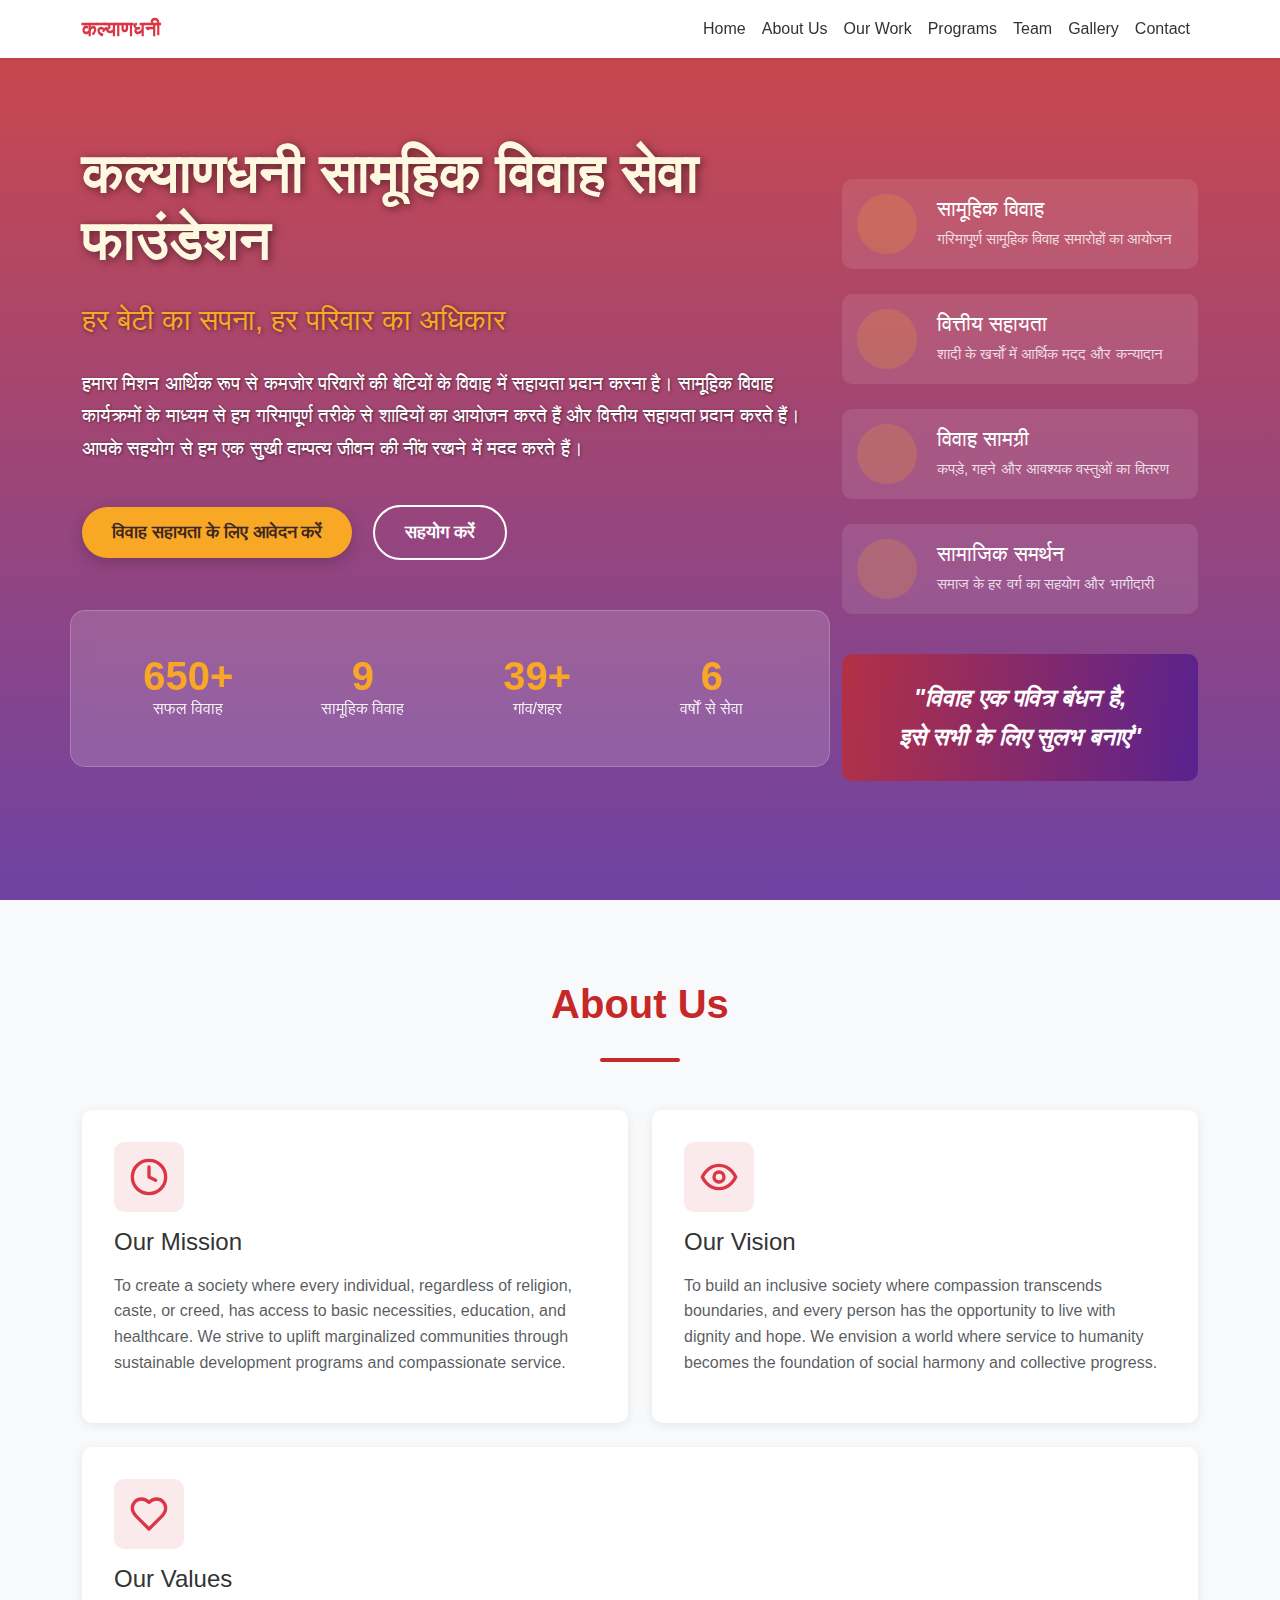
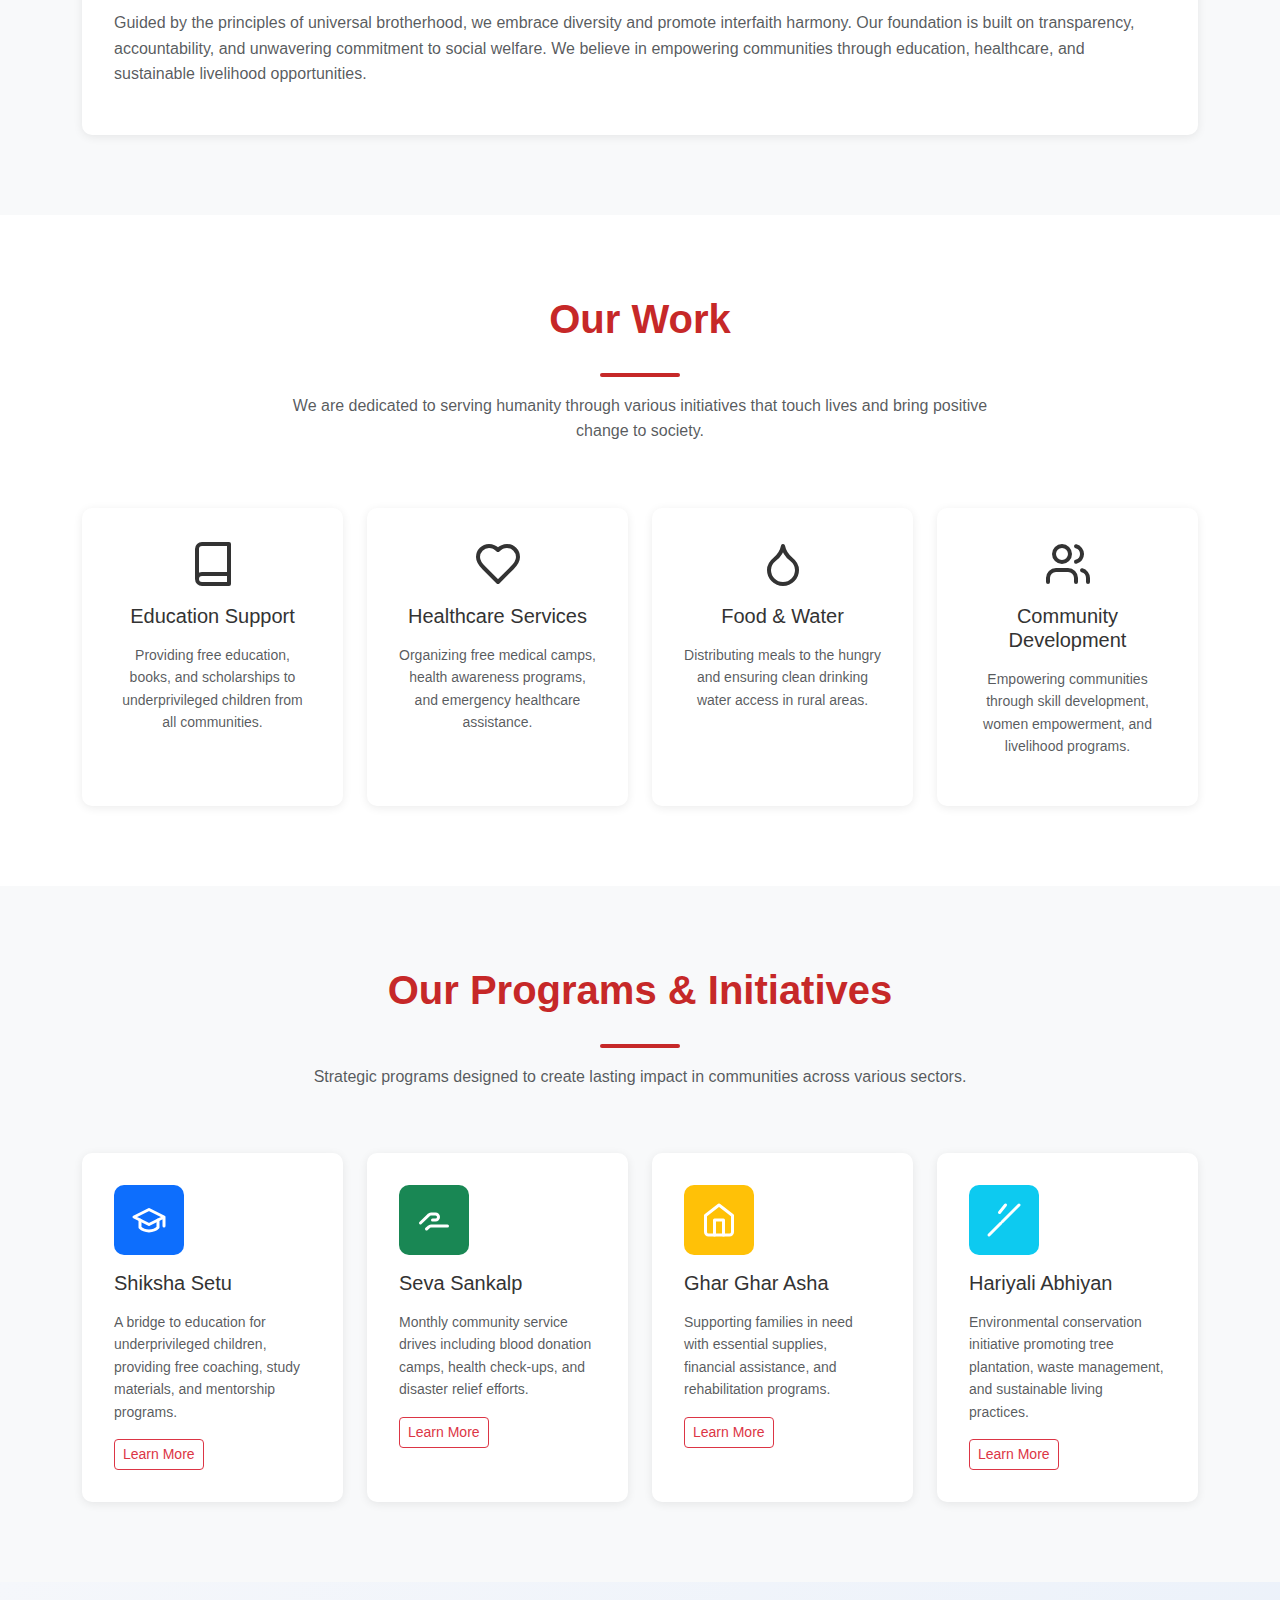
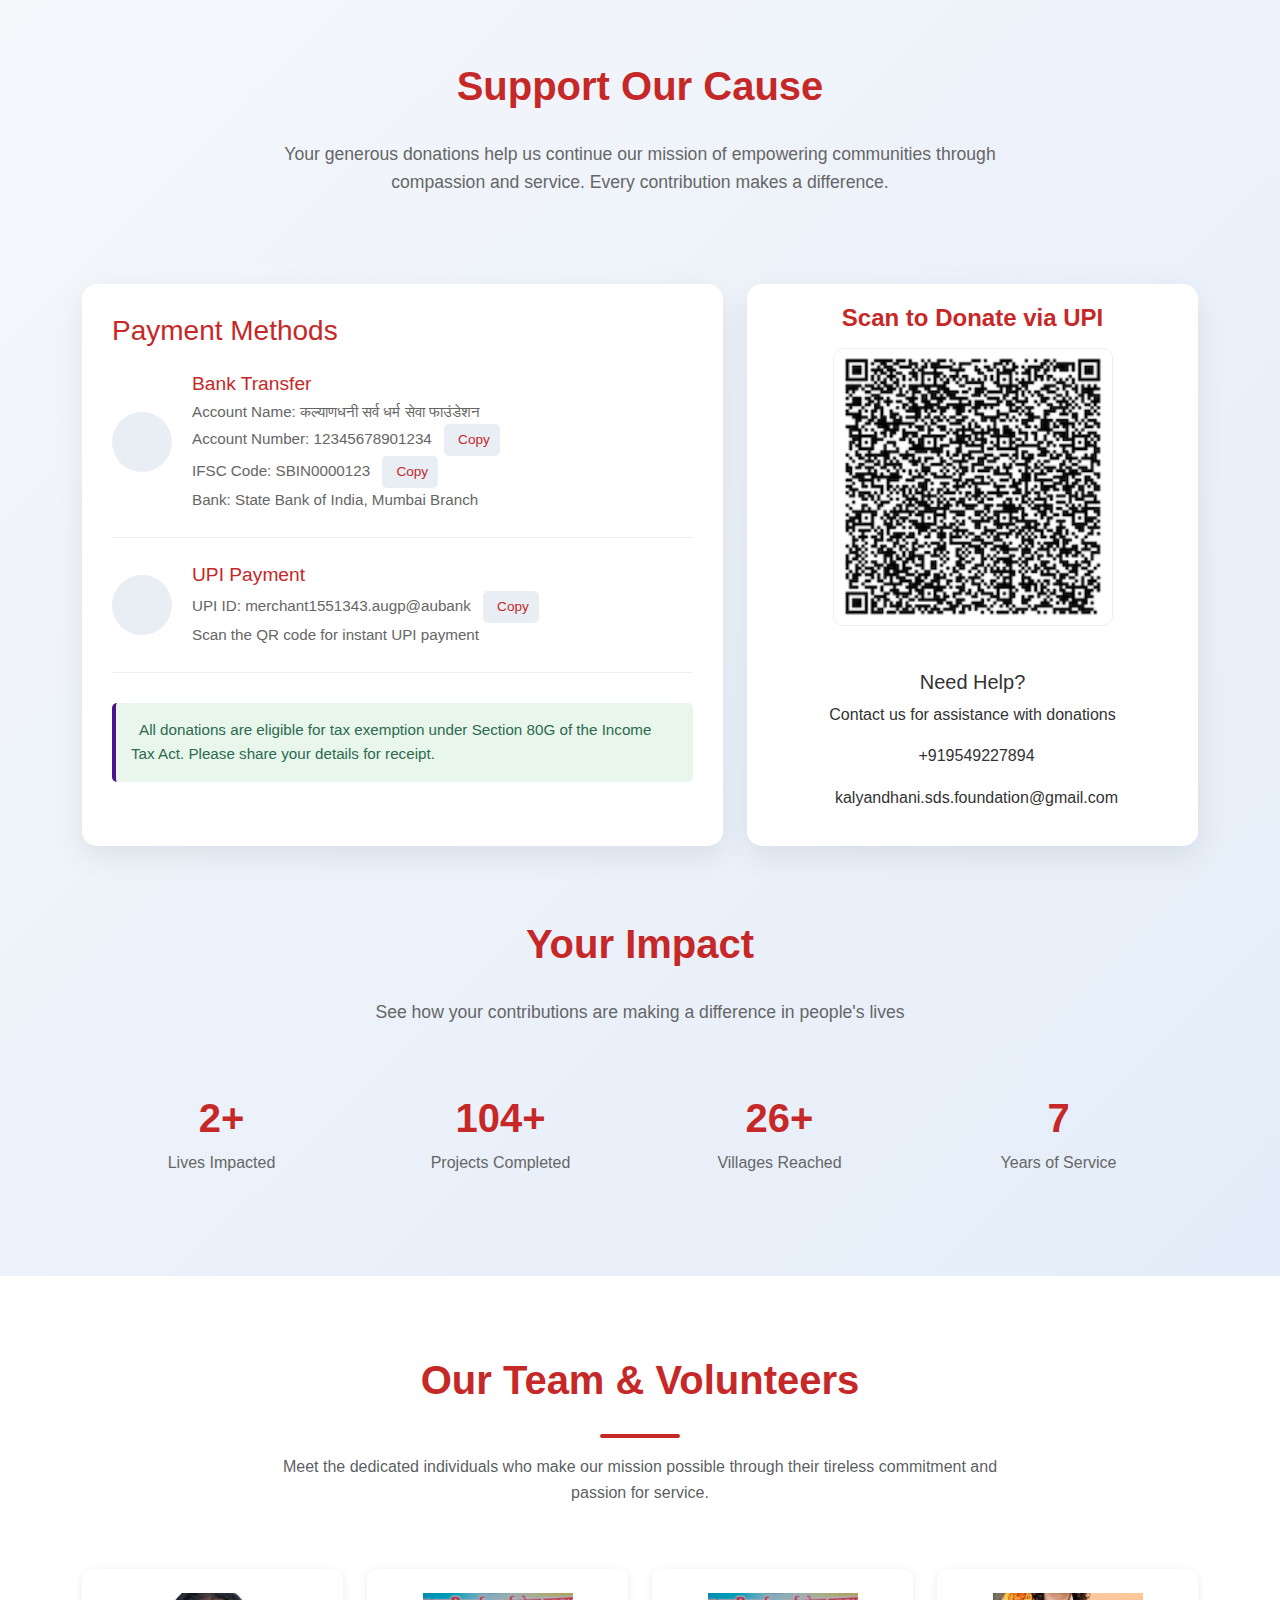
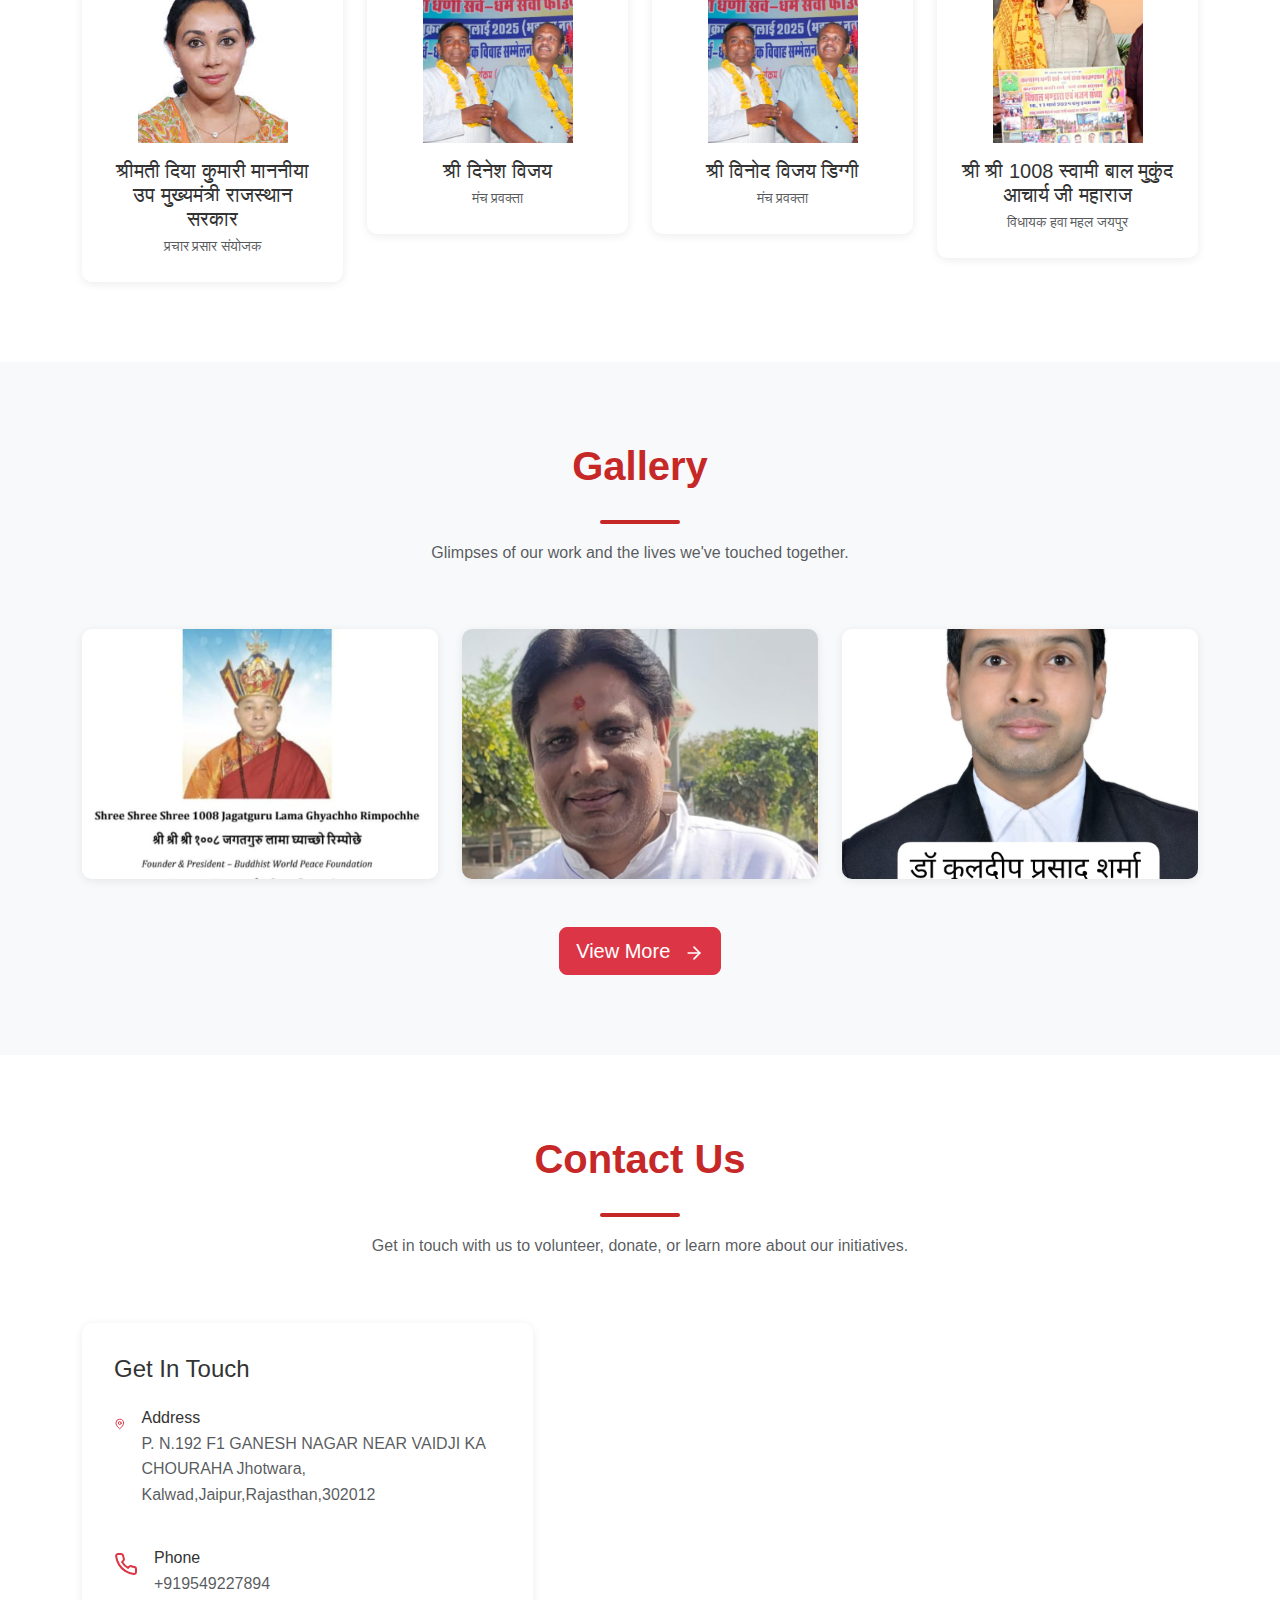
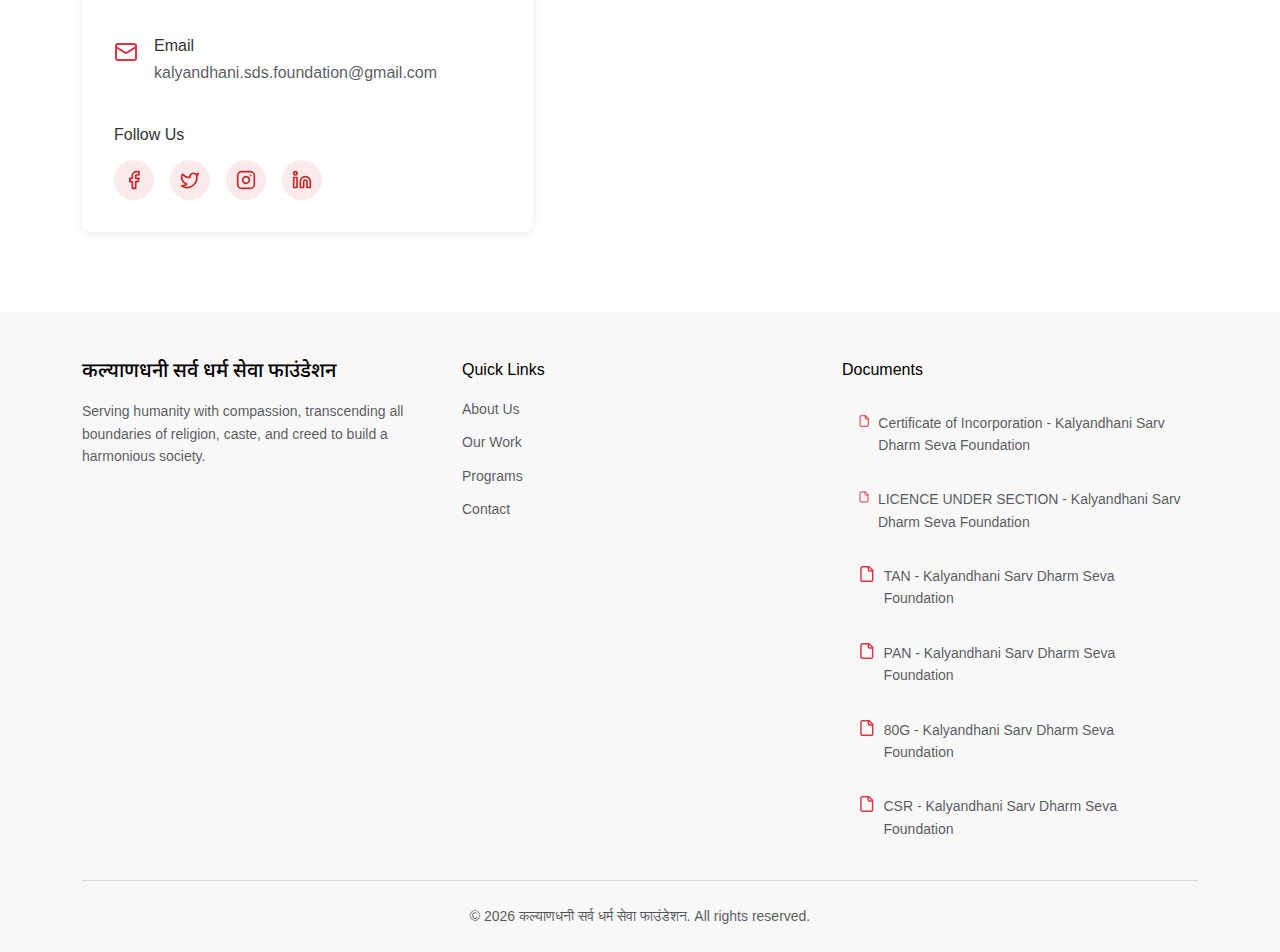
<file: index.html>
<!DOCTYPE html>
<html lang="en">
<head>
    <meta charset="UTF-8">
    <meta name="viewport" content="width=device-width, initial-scale=1.0">
    <title>कल्याणधनी सर्व धर्म सेवा फाउंडेशन</title>
    <link href="https://cdn.jsdelivr.net/npm/bootstrap@5.3.2/dist/css/bootstrap.min.css" rel="stylesheet">
    <link rel="preconnect" href="https://fonts.googleapis.com">
    <link rel="preconnect" href="https://fonts.gstatic.com" crossorigin>
    <link href="https://fonts.googleapis.com/css2?family=Noto+Sans+Devanagari:wght@400;600;700&family=Poppins:wght@300;400;500;600;700&display=swap" rel="stylesheet">
    <link rel="stylesheet" href="./style/styles.css">
</head>
<body>
    <!-- Navbar -->
    <nav class="navbar navbar-expand-lg navbar-light bg-white shadow-sm fixed-top">
        <div class="container">
            <a class="navbar-brand d-flex align-items-center" href="#home">
                <span class="fw-bold text-danger">कल्याणधनी</span>
            </a>
            <button class="navbar-toggler" type="button" data-bs-toggle="collapse" data-bs-target="#navbarNav">
                <span class="navbar-toggler-icon"></span>
            </button>
            <div class="collapse navbar-collapse" id="navbarNav">
                <ul class="navbar-nav ms-auto">
                    <li class="nav-item"><a class="nav-link" href="#home">Home</a></li>
                    <li class="nav-item"><a class="nav-link" href="#about">About Us</a></li>
                    <li class="nav-item"><a class="nav-link" href="#work">Our Work</a></li>
                    <li class="nav-item"><a class="nav-link" href="#programs">Programs</a></li>
                    <li class="nav-item"><a class="nav-link" href="#team">Team</a></li>
                    <li class="nav-item"><a class="nav-link" href="#gallery-preview">Gallery</a></li>
                    <li class="nav-item"><a class="nav-link" href="#contact">Contact</a></li>
                </ul>
            </div>
        </div>
    </nav>
    <section id="home" class="hero-section">
        <div class="container hero-content">
            <div class="row">
                <div class="col-lg-8">
                    <h1 class="hero-title">कल्याणधनी सामूहिक विवाह सेवा फाउंडेशन</h1>
                    <p class="hero-tagline">हर बेटी का सपना, हर परिवार का अधिकार</p>
                    <p class="hero-description">
                        हमारा मिशन आर्थिक रूप से कमजोर परिवारों की बेटियों के विवाह में सहायता प्रदान करना है। सामूहिक विवाह कार्यक्रमों के माध्यम से हम गरिमापूर्ण तरीके से शादियों का आयोजन करते हैं और वित्तीय सहायता प्रदान करते हैं। आपके सहयोग से हम एक सुखी दाम्पत्य जीवन की नींव रखने में मदद करते हैं।
                    </p>
                    
                    <div class="hero-buttons">
                        <a href="#apply" class="btn btn-hero-primary me-3">विवाह सहायता के लिए आवेदन करें</a>
                        <a href="#donate" class="btn btn-hero-secondary">सहयोग करें</a>
                    </div>
                    
                    <!-- Marriage Statistics -->
                    <div class="row marriage-stats">
                        <div class="col-md-3 col-6 stat-item">
                            <span class="stat-number">1250+</span>
                            <span class="stat-label">सफल विवाह</span>
                        </div>
                        <div class="col-md-3 col-6 stat-item">
                            <span class="stat-number">18</span>
                            <span class="stat-label">सामूहिक विवाह</span>
                        </div>
                        <div class="col-md-3 col-6 stat-item">
                            <span class="stat-number">75+</span>
                            <span class="stat-label">गांव/शहर</span>
                        </div>
                        <div class="col-md-3 col-6 stat-item">
                            <span class="stat-number">12</span>
                            <span class="stat-label">वर्षों से सेवा</span>
                        </div>
                    </div>
                </div>
                
                <div class="col-lg-4">
                    <!-- Features Section -->
                    <div class="features-section">
                        <div class="feature-item">
                            <div class="feature-icon">
                                <i class="fas fa-users"></i>
                            </div>
                            <div class="feature-content">
                                <h4>सामूहिक विवाह</h4>
                                <p>गरिमापूर्ण सामूहिक विवाह समारोहों का आयोजन</p>
                            </div>
                        </div>
                        
                        <div class="feature-item">
                            <div class="feature-icon">
                                <i class="fas fa-rupee-sign"></i>
                            </div>
                            <div class="feature-content">
                                <h4>वित्तीय सहायता</h4>
                                <p>शादी के खर्चों में आर्थिक मदद और कन्यादान</p>
                            </div>
                        </div>
                        
                        <div class="feature-item">
                            <div class="feature-icon">
                                <i class="fas fa-gift"></i>
                            </div>
                            <div class="feature-content">
                                <h4>विवाह सामग्री</h4>
                                <p>कपड़े, गहने और आवश्यक वस्तुओं का वितरण</p>
                            </div>
                        </div>
                        
                        <div class="feature-item">
                            <div class="feature-icon">
                                <i class="fas fa-hand-holding-heart"></i>
                            </div>
                            <div class="feature-content">
                                <h4>सामाजिक समर्थन</h4>
                                <p>समाज के हर वर्ग का सहयोग और भागीदारी</p>
                            </div>
                        </div>
                    </div>
                    
                    <!-- Slogan Section -->
                    <div class="slogan-section">
                        <i class="fas fa-heart slogan-icon slogan-icon-left"></i>
                        <p class="slogan-text">"विवाह एक पवित्र बंधन है,<br>इसे सभी के लिए सुलभ बनाएं"</p>
                        <i class="fas fa-ring slogan-icon slogan-icon-right"></i>
                    </div>
                </div>
            </div>
        </div>
    </section>

    <!-- About Section -->
    <section id="about" class="section-padding bg-light">
        <div class="container">
            <div class="row justify-content-center mb-5">
                <div class="col-lg-8 text-center">
                    <h2 class="section-title">About Us</h2>
                    <div class="section-divider"></div>
                </div>
            </div>
            <div class="row g-4">
                <div class="col-lg-6">
                    <div class="about-card h-100">
                        <div class="icon-box mb-3">
                            <svg xmlns="http://www.w3.org/2000/svg" width="40" height="40" viewBox="0 0 24 24" fill="none" stroke="currentColor" stroke-width="2" stroke-linecap="round" stroke-linejoin="round" class="text-danger">
                                <circle cx="12" cy="12" r="10"/>
                                <path d="M12 6v6l4 2"/>
                            </svg>
                        </div>
                        <h3 class="h4 mb-3">Our Mission</h3>
                        <p class="text-muted">
                            To create a society where every individual, regardless of religion, caste, or creed,
                            has access to basic necessities, education, and healthcare. We strive to uplift
                            marginalized communities through sustainable development programs and compassionate service.
                        </p>
                    </div>
                </div>
                <div class="col-lg-6">
                    <div class="about-card h-100">
                        <div class="icon-box mb-3">
                            <svg xmlns="http://www.w3.org/2000/svg" width="40" height="40" viewBox="0 0 24 24" fill="none" stroke="currentColor" stroke-width="2" stroke-linecap="round" stroke-linejoin="round" class="text-danger">
                                <path d="M2 12s3-7 10-7 10 7 10 7-3 7-10 7-10-7-10-7Z"/>
                                <circle cx="12" cy="12" r="3"/>
                            </svg>
                        </div>
                        <h3 class="h4 mb-3">Our Vision</h3>
                        <p class="text-muted">
                            To build an inclusive society where compassion transcends boundaries, and every person
                            has the opportunity to live with dignity and hope. We envision a world where service
                            to humanity becomes the foundation of social harmony and collective progress.
                        </p>
                    </div>
                </div>
                <div class="col-12">
                    <div class="about-card">
                        <div class="icon-box mb-3">
                            <svg xmlns="http://www.w3.org/2000/svg" width="40" height="40" viewBox="0 0 24 24" fill="none" stroke="currentColor" stroke-width="2" stroke-linecap="round" stroke-linejoin="round" class="text-danger">
                                <path d="M19 14c1.49-1.46 3-3.21 3-5.5A5.5 5.5 0 0 0 16.5 3c-1.76 0-3 .5-4.5 2-1.5-1.5-2.74-2-4.5-2A5.5 5.5 0 0 0 2 8.5c0 2.3 1.5 4.05 3 5.5l7 7Z"/>
                            </svg>
                        </div>
                        <h3 class="h4 mb-3">Our Values</h3>
                        <p class="text-muted">
                            Guided by the principles of universal brotherhood, we embrace diversity and promote
                            interfaith harmony. Our foundation is built on transparency, accountability, and
                            unwavering commitment to social welfare. We believe in empowering communities through
                            education, healthcare, and sustainable livelihood opportunities.
                        </p>
                    </div>
                </div>
            </div>
        </div>
    </section>

    <!-- Work Section -->
    <section id="work" class="section-padding">
        <div class="container">
            <div class="row justify-content-center mb-5">
                <div class="col-lg-8 text-center">
                    <h2 class="section-title">Our Work</h2>
                    <div class="section-divider"></div>
                    <p class="text-muted mt-3">
                        We are dedicated to serving humanity through various initiatives that touch lives
                        and bring positive change to society.
                    </p>
                </div>
            </div>
            <div class="row g-4">
                <div class="col-md-6 col-lg-3">
                    <div class="work-card text-center h-100">
                        <div class="work-icon mb-3">
                            <svg xmlns="http://www.w3.org/2000/svg" width="48" height="48" viewBox="0 0 24 24" fill="none" stroke="currentColor" stroke-width="2" stroke-linecap="round" stroke-linejoin="round">
                                <path d="M4 19.5v-15A2.5 2.5 0 0 1 6.5 2H20v20H6.5a2.5 2.5 0 0 1 0-5H20"/>
                            </svg>
                        </div>
                        <h4 class="h5 mb-3">Education Support</h4>
                        <p class="text-muted small">Providing free education, books, and scholarships to underprivileged children from all communities.</p>
                    </div>
                </div>
                <div class="col-md-6 col-lg-3">
                    <div class="work-card text-center h-100">
                        <div class="work-icon mb-3">
                            <svg xmlns="http://www.w3.org/2000/svg" width="48" height="48" viewBox="0 0 24 24" fill="none" stroke="currentColor" stroke-width="2" stroke-linecap="round" stroke-linejoin="round">
                                <path d="M19 14c1.49-1.46 3-3.21 3-5.5A5.5 5.5 0 0 0 16.5 3c-1.76 0-3 .5-4.5 2-1.5-1.5-2.74-2-4.5-2A5.5 5.5 0 0 0 2 8.5c0 2.3 1.5 4.05 3 5.5l7 7Z"/>
                            </svg>
                        </div>
                        <h4 class="h5 mb-3">Healthcare Services</h4>
                        <p class="text-muted small">Organizing free medical camps, health awareness programs, and emergency healthcare assistance.</p>
                    </div>
                </div>
                <div class="col-md-6 col-lg-3">
                    <div class="work-card text-center h-100">
                        <div class="work-icon mb-3">
                            <svg xmlns="http://www.w3.org/2000/svg" width="48" height="48" viewBox="0 0 24 24" fill="none" stroke="currentColor" stroke-width="2" stroke-linecap="round" stroke-linejoin="round">
                                <path d="M12 22a7 7 0 0 0 7-7c0-2-1-3.9-3-5.5s-3.5-4-4-6.5c-.5 2.5-2 4.9-4 6.5C6 11.1 5 13 5 15a7 7 0 0 0 7 7z"/>
                            </svg>
                        </div>
                        <h4 class="h5 mb-3">Food & Water</h4>
                        <p class="text-muted small">Distributing meals to the hungry and ensuring clean drinking water access in rural areas.</p>
                    </div>
                </div>
                <div class="col-md-6 col-lg-3">
                    <div class="work-card text-center h-100">
                        <div class="work-icon mb-3">
                            <svg xmlns="http://www.w3.org/2000/svg" width="48" height="48" viewBox="0 0 24 24" fill="none" stroke="currentColor" stroke-width="2" stroke-linecap="round" stroke-linejoin="round">
                                <path d="M16 21v-2a4 4 0 0 0-4-4H6a4 4 0 0 0-4 4v2"/>
                                <circle cx="9" cy="7" r="4"/>
                                <path d="M22 21v-2a4 4 0 0 0-3-3.87"/>
                                <path d="M16 3.13a4 4 0 0 1 0 7.75"/>
                            </svg>
                        </div>
                        <h4 class="h5 mb-3">Community Development</h4>
                        <p class="text-muted small">Empowering communities through skill development, women empowerment, and livelihood programs.</p>
                    </div>
                </div>
            </div>
        </div>
    </section>

    <!-- Programs Section -->
    <section id="programs" class="section-padding bg-light">
        <div class="container">
            <div class="row justify-content-center mb-5">
                <div class="col-lg-8 text-center">
                    <h2 class="section-title">Our Programs & Initiatives</h2>
                    <div class="section-divider"></div>
                    <p class="text-muted mt-3">
                        Strategic programs designed to create lasting impact in communities across various sectors.
                    </p>
                </div>
            </div>
            <div class="row g-4">
                <div class="col-md-6 col-lg-3">
                    <div class="program-card h-100">
                        <div class="program-icon bg-primary">
                            <svg xmlns="http://www.w3.org/2000/svg" width="36" height="36" viewBox="0 0 24 24" fill="none" stroke="white" stroke-width="2" stroke-linecap="round" stroke-linejoin="round">
                                <path d="M22 10v6M2 10l10-5 10 5-10 5z"/>
                                <path d="M6 12v5c3 3 9 3 12 0v-5"/>
                            </svg>
                        </div>
                        <h4 class="h5 mb-3">Shiksha Setu</h4>
                        <p class="text-muted small mb-3">A bridge to education for underprivileged children, providing free coaching, study materials, and mentorship programs.</p>
                        <a href="#contact" class="btn btn-sm btn-outline-danger">Learn More</a>
                    </div>
                </div>
                <div class="col-md-6 col-lg-3">
                    <div class="program-card h-100">
                        <div class="program-icon bg-success">
                            <svg xmlns="http://www.w3.org/2000/svg" width="36" height="36" viewBox="0 0 24 24" fill="none" stroke="white" stroke-width="2" stroke-linecap="round" stroke-linejoin="round">
                                <path d="M11 12h2a2 2 0 1 0 0-4h-3c-.6 0-1.1.2-1.4.6L3 14"/>
                                <path d="m7 18 1.6-1.4c.3-.4.8-.6 1.4-.6h11"/>
                            </svg>
                        </div>
                        <h4 class="h5 mb-3">Seva Sankalp</h4>
                        <p class="text-muted small mb-3">Monthly community service drives including blood donation camps, health check-ups, and disaster relief efforts.</p>
                        <a href="#contact" class="btn btn-sm btn-outline-danger">Learn More</a>
                    </div>
                </div>
                <div class="col-md-6 col-lg-3">
                    <div class="program-card h-100">
                        <div class="program-icon bg-warning">
                            <svg xmlns="http://www.w3.org/2000/svg" width="36" height="36" viewBox="0 0 24 24" fill="none" stroke="white" stroke-width="2" stroke-linecap="round" stroke-linejoin="round">
                                <path d="m3 9 9-7 9 7v11a2 2 0 0 1-2 2H5a2 2 0 0 1-2-2z"/>
                                <polyline points="9 22 9 12 15 12 15 22"/>
                            </svg>
                        </div>
                        <h4 class="h5 mb-3">Ghar Ghar Asha</h4>
                        <p class="text-muted small mb-3">Supporting families in need with essential supplies, financial assistance, and rehabilitation programs.</p>
                        <a href="#contact" class="btn btn-sm btn-outline-danger">Learn More</a>
                    </div>
                </div>
                <div class="col-md-6 col-lg-3">
                    <div class="program-card h-100">
                        <div class="program-icon bg-info">
                            <svg xmlns="http://www.w3.org/2000/svg" width="36" height="36" viewBox="0 0 24 24" fill="none" stroke="white" stroke-width="2" stroke-linecap="round" stroke-linejoin="round">
                                <path d="m13 2-2 2.5L9 7"/>
                                <path d="M10 14 2 22"/>
                                <path d="M22 2 11 13"/>
                            </svg>
                        </div>
                        <h4 class="h5 mb-3">Hariyali Abhiyan</h4>
                        <p class="text-muted small mb-3">Environmental conservation initiative promoting tree plantation, waste management, and sustainable living practices.</p>
                        <a href="#contact" class="btn btn-sm btn-outline-danger">Learn More</a>
                    </div>
                </div>
            </div>
        </div>
    </section>

    <!-- Donation Section -->
    <section id="donation" class="donation-section">
        <div class="container">
            <div class="row justify-content-center mb-5">
                <div class="col-lg-8 text-center">
                    <h2 class="section-title">Support Our Cause</h2>
                    <p class="section-subtitle">Your generous donations help us continue our mission of empowering communities through compassion and service. Every contribution makes a difference.</p>
                </div>
            </div>
            
            <div class="row">
                <!-- Payment Methods -->
                <div class="col-lg-7 mb-4">
                    <div class="payment-card">
                        <h3 class="mb-4" style="color: var(--primary-color);">Payment Methods</h3>
                        
                        <!-- Bank Transfer -->
                        <div class="payment-method">
                            <div class="payment-icon">
                                <i class="fas fa-university"></i>
                            </div>
                            <div class="payment-details">
                                <h4>Bank Transfer</h4>
                                <p>Account Name: कल्याणधनी सर्व धर्म सेवा फाउंडेशन</p>
                                <p>Account Number: <span id="accountNumber">12345678901234</span> 
                                    <button class="copy-btn ms-2" onclick="copyToClipboard('accountNumber')">
                                        <i class="fas fa-copy me-1"></i>Copy
                                    </button>
                                </p>
                                <p>IFSC Code: <span id="ifscCode">SBIN0000123</span>
                                    <button class="copy-btn ms-2" onclick="copyToClipboard('ifscCode')">
                                        <i class="fas fa-copy me-1"></i>Copy
                                    </button>
                                </p>
                                <p>Bank: State Bank of India, Mumbai Branch</p>
                            </div>
                        </div>
                        
                        <!-- UPI Payment -->
                        <div class="payment-method">
                            <div class="payment-icon">
                                <i class="fas fa-mobile-alt"></i>
                            </div>
                            <div class="payment-details">
                                <h4>UPI Payment</h4>
                                <p>UPI ID: <span id="upiId">merchant1551343.augp@aubank</span>
                                    <button class="copy-btn ms-2" onclick="copyToClipboard('upiId')">
                                        <i class="fas fa-copy me-1"></i>Copy
                                    </button>
                                </p>
                                <p>Scan the QR code for instant UPI payment</p>
                            </div>
                        </div>
                        
                        <div class="note-box">
                            <p><i class="fas fa-info-circle me-2"></i>All donations are eligible for tax exemption under Section 80G of the Income Tax Act. Please share your details for receipt.</p>
                        </div>
                    </div>
                </div>
                
                <!-- QR Code -->
                <div class="col-lg-5 mb-4">
                    <div class="qr-container">
                        <h4 class="qr-title">Scan to Donate via UPI</h4>
                        <img src="./img/qrcode.png" alt="QR Code" class="qr-code">
                        <div class="mt-4">
                            <h5>Need Help?</h5>
                            <p>Contact us for assistance with donations</p>
                            <p><i class="fas fa-phone me-2"></i>+919549227894</p>
                            <p><i class="fas fa-envelope me-2"></i>kalyandhani.sds.foundation@gmail.com</p>
                        </div>
                    </div>
                </div>
            </div>
            
            <!-- Impact Stats -->
            <div class="donation-impact">
                <h3 class="section-title text-center">Your Impact</h3>
                <p class="section-subtitle">See how your contributions are making a difference in people's lives</p>
                
                <div class="impact-stats">
                    <div class="stat-item">
                        <span class="stat-number">5,000+</span>
                        <span class="stat-label">Lives Impacted</span>
                    </div>
                    <div class="stat-item">
                        <span class="stat-number">200+</span>
                        <span class="stat-label">Projects Completed</span>
                    </div>
                    <div class="stat-item">
                        <span class="stat-number">50+</span>
                        <span class="stat-label">Villages Reached</span>
                    </div>
                    <div class="stat-item">
                        <span class="stat-number">15</span>
                        <span class="stat-label">Years of Service</span>
                    </div>
                </div>
            </div>
        </div>
    </section>

    <!-- Team Section -->
    <section id="team" class="section-padding">
        <div class="container">
            <div class="row justify-content-center mb-5">
                <div class="col-lg-8 text-center">
                    <h2 class="section-title">Our Team & Volunteers</h2>
                    <div class="section-divider"></div>
                    <p class="text-muted mt-3">
                        Meet the dedicated individuals who make our mission possible through their
                        tireless commitment and passion for service.
                    </p>
                </div>
            </div>
            <div class="row g-4">
                <div class="col-sm-6 col-md-4 col-lg-3">
                    <div class="team-card text-center">
                        <div class="team-image-wrapper mb-3">
                            <img src="./img/diyakumari.jpeg" alt="Rajesh Kumar" class="img-fluid">
                        </div>
                        <h5 class="mb-1">श्रीमती दिया कुमारी माननीया उप मुख्यमंत्री राजस्थान सरकार</h5>
                        <p class="text-muted small mb-0">प्रचार प्रसार संयोजक</p>
                    </div>
                </div>
                <div class="col-sm-6 col-md-4 col-lg-3">
                    <div class="team-card text-center">
                        <div class="team-image-wrapper mb-3">
                            <img src="./img/dinesh.jpeg" alt="Priya Sharma" class="img-fluid">
                        </div>
                        <h5 class="mb-1">श्री दिनेश विजय</h5>
                        <p class="text-muted small mb-0">मंच प्रवक्ता </p>
                    </div>
                </div>
                <div class="col-sm-6 col-md-4 col-lg-3">
                    <div class="team-card text-center">
                        <div class="team-image-wrapper mb-3">
                            <img src="./img/dinesh.jpeg" alt="Mohammed Ali" class="img-fluid">
                        </div>
                        <h5 class="mb-1">श्री विनोद विजय डिग्गी</h5>
                        <p class="text-muted small mb-0">मंच प्रवक्ता </p>
                    </div>
                </div>
                <div class="col-sm-6 col-md-4 col-lg-3">
                    <div class="team-card text-center">
                        <div class="team-image-wrapper mb-3">
                            <img src="./img/maharaj.jpeg" alt="Sita Devi" class="img-fluid">
                        </div>
                        <h5 class="mb-1">श्री श्री 1008 स्वामी बाल मुकुंद  आचार्य जी महाराज </h5>
                        <p class="text-muted small mb-0">विधायक हवा महल जयपुर</p>
                    </div>
                </div>
            </div>
        </div>
    </section>

    <!-- Gallery Preview Section -->
    <section id="gallery-preview" class="section-padding bg-light">
        <div class="container">
            <div class="row justify-content-center mb-5">
                <div class="col-lg-8 text-center">
                    <h2 class="section-title">Gallery</h2>
                    <div class="section-divider"></div>
                    <p class="text-muted mt-3">
                        Glimpses of our work and the lives we've touched together.
                    </p>
                </div>
            </div>
            <div class="row g-4">
                <div class="col-sm-6 col-md-4">
                    <div class="gallery-item">
                        <img src="./img/team/1.jpeg" alt="Gallery 1" class="img-fluid rounded">
                    </div>
                </div>
                <div class="col-sm-6 col-md-4">
                    <div class="gallery-item">
                        <img src="./img/team/2.jpeg" alt="Gallery 2" class="img-fluid rounded">
                    </div>
                </div>
                <div class="col-sm-6 col-md-4">
                    <div class="gallery-item">
                        <img src="./img/team/3.jpeg" alt="Gallery 3" class="img-fluid rounded">
                    </div>
                </div>
            </div>
            <div class="text-center mt-5">
                <a href="gallery.html" class="btn btn-danger btn-lg">
                    View More
                    <svg xmlns="http://www.w3.org/2000/svg" width="20" height="20" viewBox="0 0 24 24" fill="none" stroke="currentColor" stroke-width="2" stroke-linecap="round" stroke-linejoin="round" class="ms-2" style="vertical-align: middle;">
                        <path d="M5 12h14"/>
                        <path d="m12 5 7 7-7 7"/>
                    </svg>
                </a>
            </div>
        </div>
    </section>

    <!-- Contact Section -->
    <section id="contact" class="section-padding">
        <div class="container">
            <div class="row justify-content-center mb-5">
                <div class="col-lg-8 text-center">
                    <h2 class="section-title">Contact Us</h2>
                    <div class="section-divider"></div>
                    <p class="text-muted mt-3">
                        Get in touch with us to volunteer, donate, or learn more about our initiatives.
                    </p>
                </div>
            </div>
            <div class="row g-4">
                <div class="col-lg-5">
                    <div class="contact-info">
                        <h4 class="mb-4">Get In Touch</h4>

                        <div class="contact-item mb-4">
                            <div class="d-flex align-items-start">
                                <svg xmlns="http://www.w3.org/2000/svg" width="24" height="24" viewBox="0 0 24 24" fill="none" stroke="currentColor" stroke-width="2" stroke-linecap="round" stroke-linejoin="round" class="text-danger me-3 mt-1">
                                    <path d="M20 10c0 6-8 12-8 12s-8-6-8-12a8 8 0 0 1 16 0Z"/>
                                    <circle cx="12" cy="10" r="3"/>
                                </svg>
                                <div>
                                    <h6 class="mb-1">Address</h6>
                                    <p class="text-muted mb-0">
                                        P. N.192 F1 GANESH NAGAR NEAR VAIDJI KA CHOURAHA Jhotwara, Kalwad,Jaipur,Rajasthan,302012 
                                    </p>
                                </div>
                            </div>
                        </div>

                        <div class="contact-item mb-4">
                            <div class="d-flex align-items-start">
                                <svg xmlns="http://www.w3.org/2000/svg" width="24" height="24" viewBox="0 0 24 24" fill="none" stroke="currentColor" stroke-width="2" stroke-linecap="round" stroke-linejoin="round" class="text-danger me-3 mt-1">
                                    <path d="M22 16.92v3a2 2 0 0 1-2.18 2 19.79 19.79 0 0 1-8.63-3.07 19.5 19.5 0 0 1-6-6 19.79 19.79 0 0 1-3.07-8.67A2 2 0 0 1 4.11 2h3a2 2 0 0 1 2 1.72 12.84 12.84 0 0 0 .7 2.81 2 2 0 0 1-.45 2.11L8.09 9.91a16 16 0 0 0 6 6l1.27-1.27a2 2 0 0 1 2.11-.45 12.84 12.84 0 0 0 2.81.7A2 2 0 0 1 22 16.92z"/>
                                </svg>
                                <div>
                                    <h6 class="mb-1">Phone</h6>
                                    <p class="text-muted mb-0">+919549227894</p>
                                </div>
                            </div>
                        </div>

                        <div class="contact-item mb-4">
                            <div class="d-flex align-items-start">
                                <svg xmlns="http://www.w3.org/2000/svg" width="24" height="24" viewBox="0 0 24 24" fill="none" stroke="currentColor" stroke-width="2" stroke-linecap="round" stroke-linejoin="round" class="text-danger me-3 mt-1">
                                    <rect width="20" height="16" x="2" y="4" rx="2"/>
                                    <path d="m22 7-8.97 5.7a1.94 1.94 0 0 1-2.06 0L2 7"/>
                                </svg>
                                <div>
                                    <h6 class="mb-1">Email</h6>
                                    <p class="text-muted mb-0">kalyandhani.sds.foundation@gmail.com</p>
                                </div>
                            </div>
                        </div>

                        <div class="social-links mt-4">
                            <h6 class="mb-3">Follow Us</h6>
                            <div class="d-flex gap-3">
                                <a href="#" class="social-icon">
                                    <svg xmlns="http://www.w3.org/2000/svg" width="20" height="20" viewBox="0 0 24 24" fill="none" stroke="currentColor" stroke-width="2" stroke-linecap="round" stroke-linejoin="round">
                                        <path d="M18 2h-3a5 5 0 0 0-5 5v3H7v4h3v8h4v-8h3l1-4h-4V7a1 1 0 0 1 1-1h3z"/>
                                    </svg>
                                </a>
                                <a href="#" class="social-icon">
                                    <svg xmlns="http://www.w3.org/2000/svg" width="20" height="20" viewBox="0 0 24 24" fill="none" stroke="currentColor" stroke-width="2" stroke-linecap="round" stroke-linejoin="round">
                                        <path d="M22 4s-.7 2.1-2 3.4c1.6 10-9.4 17.3-18 11.6 2.2.1 4.4-.6 6-2C3 15.5.5 9.6 3 5c2.2 2.6 5.6 4.1 9 4-.9-4.2 4-6.6 7-3.8 1.1 0 3-1.2 3-1.2z"/>
                                    </svg>
                                </a>
                                <a href="#" class="social-icon">
                                    <svg xmlns="http://www.w3.org/2000/svg" width="20" height="20" viewBox="0 0 24 24" fill="none" stroke="currentColor" stroke-width="2" stroke-linecap="round" stroke-linejoin="round">
                                        <rect width="20" height="20" x="2" y="2" rx="5" ry="5"/>
                                        <path d="M16 11.37A4 4 0 1 1 12.63 8 4 4 0 0 1 16 11.37z"/>
                                        <line x1="17.5" x2="17.51" y1="6.5" y2="6.5"/>
                                    </svg>
                                </a>
                                <a href="#" class="social-icon">
                                    <svg xmlns="http://www.w3.org/2000/svg" width="20" height="20" viewBox="0 0 24 24" fill="none" stroke="currentColor" stroke-width="2" stroke-linecap="round" stroke-linejoin="round">
                                        <path d="M16 8a6 6 0 0 1 6 6v7h-4v-7a2 2 0 0 0-2-2 2 2 0 0 0-2 2v7h-4v-7a6 6 0 0 1 6-6z"/>
                                        <rect width="4" height="12" x="2" y="9"/>
                                        <circle cx="4" cy="4" r="2"/>
                                    </svg>
                                </a>
                            </div>
                        </div>
                    </div>
                </div>

                <div class="col-lg-7">
                    <!-- <form class="contact-form" id="contactForm">
                        <div id="successMessage" class="alert alert-success" role="alert" style="display: none;">
                            Thank you for your message! We'll get back to you soon.
                        </div>

                        <div class="mb-3">
                            <label for="name" class="form-label">Name</label>
                            <input type="text" class="form-control" id="name" required>
                        </div>

                        <div class="mb-3">
                            <label for="email" class="form-label">Email</label>
                            <input type="email" class="form-control" id="email" required>
                        </div>

                        <div class="mb-3">
                            <label for="message" class="form-label">Message</label>
                            <textarea class="form-control" id="message" rows="5" required></textarea>
                        </div>

                        <button type="submit" class="btn btn-danger btn-lg w-100">Send Message</button>
                    </form> -->
                    <iframe src="https://www.google.com/maps/embed?pb=!1m16!1m12!1m3!1d223.83943195943664!2d75.7626425160063!3d26.944971233800043!2m3!1f0!2f0!3f0!3m2!1i1024!2i768!4f13.1!2m1!1sP.%20N.192%20F1%20GANESH%20NAGAR%20NEAR%20VAIDJI%20KA%20CHOURAHA%20Jhotwara%2C%2CKalwad%2CJaipur%2CRajasthan%2C302012!5e0!3m2!1sen!2sin!4v1760520575161!5m2!1sen!2sin" width="600" height="450" style="border:0;" allowfullscreen="" loading="lazy" referrerpolicy="no-referrer-when-downgrade"></iframe>
                </div>
            </div>
        </div>
    </section>

    <!-- Footer -->
    <footer class="footer">
        <div class="container">
            <div class="row g-4">
                <div class="col-lg-4">
                    <div class="d-flex align-items-center mb-3">
                        <h5 class="mb-0 hindi-text">कल्याणधनी सर्व धर्म सेवा फाउंडेशन</h5>
                    </div>
                    <p class="text-muted small">
                        Serving humanity with compassion, transcending all boundaries of religion,
                        caste, and creed to build a harmonious society.
                    </p>
                </div>

                <div class="col-lg-4">
                    <h6 class="mb-3">Quick Links</h6>
                    <ul class="list-unstyled">
                        <li class="mb-2"><a href="#about" class="text-muted small text-decoration-none">About Us</a></li>
                        <li class="mb-2"><a href="#work" class="text-muted small text-decoration-none">Our Work</a></li>
                        <li class="mb-2"><a href="#programs" class="text-muted small text-decoration-none">Programs</a></li>
                        <li class="mb-2"><a href="#contact" class="text-muted small text-decoration-none">Contact</a></li>
                    </ul>
                </div>

                <div class="col-lg-4">
                    <h6 class="mb-3">Documents</h6>
                    <div class="document-link">
                        <svg xmlns="http://www.w3.org/2000/svg" width="18" height="18" viewBox="0 0 24 24" fill="none" stroke="currentColor" stroke-width="2" stroke-linecap="round" stroke-linejoin="round" class="text-danger me-2">
                            <path d="M15 2H6a2 2 0 0 0-2 2v16a2 2 0 0 0 2 2h12a2 2 0 0 0 2-2V7Z"/>
                            <path d="M14 2v4a2 2 0 0 0 2 2h4"/>
                        </svg>
                        <a href="" class="text-muted small text-decoration-none" target="_blank" rel="noopener noreferrer">
                            Certificate of Incorporation - Kalyandhani Sarv Dharm Seva Foundation
                        </a>
                    </div>
                    <div class="document-link">
                        <svg xmlns="http://www.w3.org/2000/svg" width="18" height="18" viewBox="0 0 24 24" fill="none" stroke="currentColor" stroke-width="2" stroke-linecap="round" stroke-linejoin="round" class="text-danger me-2">
                            <path d="M15 2H6a2 2 0 0 0-2 2v16a2 2 0 0 0 2 2h12a2 2 0 0 0 2-2V7Z"/>
                            <path d="M14 2v4a2 2 0 0 0 2 2h4"/>
                        </svg>
                        <a href="" class="text-muted small text-decoration-none" target="_blank" rel="noopener noreferrer">
                            LICENCE UNDER SECTION - Kalyandhani Sarv Dharm Seva Foundation
                        </a>
                    </div>
                    <div class="document-link">
                        <svg xmlns="http://www.w3.org/2000/svg" width="18" height="18" viewBox="0 0 24 24" fill="none" stroke="currentColor" stroke-width="2" stroke-linecap="round" stroke-linejoin="round" class="text-danger me-2">
                            <path d="M15 2H6a2 2 0 0 0-2 2v16a2 2 0 0 0 2 2h12a2 2 0 0 0 2-2V7Z"/>
                            <path d="M14 2v4a2 2 0 0 0 2 2h4"/>
                        </svg>
                        <a href="" class="text-muted small text-decoration-none" target="_blank" rel="noopener noreferrer">
                            TAN - Kalyandhani Sarv Dharm Seva Foundation
                        </a>
                    </div>
                    <div class="document-link">
                        <svg xmlns="http://www.w3.org/2000/svg" width="18" height="18" viewBox="0 0 24 24" fill="none" stroke="currentColor" stroke-width="2" stroke-linecap="round" stroke-linejoin="round" class="text-danger me-2">
                            <path d="M15 2H6a2 2 0 0 0-2 2v16a2 2 0 0 0 2 2h12a2 2 0 0 0 2-2V7Z"/>
                            <path d="M14 2v4a2 2 0 0 0 2 2h4"/>
                        </svg>
                        <a href="" class="text-muted small text-decoration-none" target="_blank" rel="noopener noreferrer">
                            PAN - Kalyandhani Sarv Dharm Seva Foundation
                        </a>
                    </div>
                    <div class="document-link">
                        <svg xmlns="http://www.w3.org/2000/svg" width="18" height="18" viewBox="0 0 24 24" fill="none" stroke="currentColor" stroke-width="2" stroke-linecap="round" stroke-linejoin="round" class="text-danger me-2">
                            <path d="M15 2H6a2 2 0 0 0-2 2v16a2 2 0 0 0 2 2h12a2 2 0 0 0 2-2V7Z"/>
                            <path d="M14 2v4a2 2 0 0 0 2 2h4"/>
                        </svg>
                        <a href="" class="text-muted small text-decoration-none" target="_blank" rel="noopener noreferrer">
                            80G - Kalyandhani Sarv Dharm Seva Foundation
                        </a>
                    </div>
                    <div class="document-link">
                        <svg xmlns="http://www.w3.org/2000/svg" width="18" height="18" viewBox="0 0 24 24" fill="none" stroke="currentColor" stroke-width="2" stroke-linecap="round" stroke-linejoin="round" class="text-danger me-2">
                            <path d="M15 2H6a2 2 0 0 0-2 2v16a2 2 0 0 0 2 2h12a2 2 0 0 0 2-2V7Z"/>
                            <path d="M14 2v4a2 2 0 0 0 2 2h4"/>
                        </svg>
                        <a href="" class="text-muted small text-decoration-none" target="_blank" rel="noopener noreferrer">
                            CSR - Kalyandhani Sarv Dharm Seva Foundation
                        </a>
                    </div>
                </div>
            </div>

            <hr class="my-4 border-secondary">

            <div class="row">
                <div class="col-12 text-center">
                    <p class="text-muted small mb-0">
                        &copy; <span id="currentYear"></span> कल्याणधनी सर्व धर्म सेवा फाउंडेशन. All rights reserved.
                    </p>
                </div>
            </div>
        </div>
    </footer>

    <script src="https://cdn.jsdelivr.net/npm/bootstrap@5.3.2/dist/js/bootstrap.bundle.min.js"></script>
    <script src="./js/script.js"></script>
</body>
</html>
</file>
<file: style/styles.css>
:root {
    --primary-color: #c62828;
    --secondary-color: #f9a825;
    --accent-color: #4a148c;
    --light-color: #fff8e1;
    --dark-color: #3e2723;
    --light-bg: #f8f9fa;
}
* {
    margin: 0;
    padding: 0;
    box-sizing: border-box;
}

html {
    scroll-behavior: smooth;
}

body {
    font-family: 'Segoe UI', Tahoma, Geneva, Verdana, sans-serif;
    color: #333;
    line-height: 1.6;
}

.hindi-text {
    font-family: 'Noto Sans Devanagari', sans-serif;
}

.navbar {
    transition: all 0.3s ease;
}

.navbar-brand {
    font-size: 1.25rem;
}

.nav-link {
    font-weight: 500;
    color: #333 !important;
    transition: color 0.3s ease;
    position: relative;
}

.nav-link:hover,
.nav-link.active {
    color: var(--primary-color) !important;
}

.hero-section {
    background: linear-gradient(rgba(198, 40, 40, 0.85), rgba(74, 20, 140, 0.8)),
        url('https://images.unsplash.com/photo-1511895426328-dc8714191300?ixlib=rb-4.0.3&ixid=M3wxMjA3fDB8MHxwaG90by1wYWdlfHx8fGVufDB8fHx8fA%3D%3D&auto=format&fit=crop&w=2070&q=80');
    background-size: cover;
    background-position: center;
    color: white;
    padding: 120px 0 100px;
    min-height: 100vh;
    display: flex;
    align-items: center;
    position: relative;
}

.hero-section .hero-content {
    position: relative;
    z-index: 2;
}

.hero-section .hero-title {
    font-size: 3.5rem;
    font-weight: 800;
    margin-bottom: 1.5rem;
    text-shadow: 2px 2px 8px rgba(0, 0, 0, 0.5);
    line-height: 1.2;
    color: var(--light-color);
}

.hero-section .hero-tagline {
    font-size: 1.8rem;
    font-weight: 500;
    margin-bottom: 1.5rem;
    color: var(--secondary-color);
    text-shadow: 1px 1px 4px rgba(0, 0, 0, 0.5);
}

.hero-section .hero-description {
    font-size: 1.2rem;
    line-height: 1.7;
    margin-bottom: 2.5rem;
    max-width: 800px;
    text-shadow: 1px 1px 3px rgba(0, 0, 0, 0.5);
}

.hero-section .hero-buttons {
    margin-top: 2rem;
}

.hero-section .btn-hero-primary {
    background-color: var(--secondary-color);
    color: var(--dark-color);
    border: none;
    padding: 12px 30px;
    font-size: 1.1rem;
    font-weight: 600;
    border-radius: 50px;
    transition: all 0.3s ease;
    box-shadow: 0 4px 15px rgba(0, 0, 0, 0.2);
}

.hero-section .btn-hero-primary:hover {
    background-color: #e69800;
    transform: translateY(-3px);
    box-shadow: 0 6px 20px rgba(0, 0, 0, 0.3);
}

.hero-section .btn-hero-secondary {
    background-color: transparent;
    color: white;
    border: 2px solid white;
    padding: 12px 30px;
    font-size: 1.1rem;
    font-weight: 600;
    border-radius: 50px;
    transition: all 0.3s ease;
}

.hero-section .btn-hero-secondary:hover {
    background-color: rgba(255, 255, 255, 0.1);
    transform: translateY(-3px);
    box-shadow: 0 6px 20px rgba(0, 0, 0, 0.2);
}

.hero-section .marriage-stats {
    background-color: rgba(255, 255, 255, 0.15);
    border-radius: 15px;
    padding: 30px;
    margin-top: 50px;
    backdrop-filter: blur(10px);
    border: 1px solid rgba(255, 255, 255, 0.2);
}

.hero-section .stat-item {
    text-align: center;
    padding: 15px;
}

.hero-section .stat-number {
    font-size: 2.5rem;
    font-weight: 700;
    color: var(--secondary-color);
    display: block;
    line-height: 1;
}

.hero-section .stat-label {
    font-size: 1rem;
    color: rgba(255, 255, 255, 0.9);
    margin-top: 5px;
}

.hero-section .features-section {
    margin-top: 40px;
}

.hero-section .feature-item {
    display: flex;
    align-items: center;
    margin-bottom: 25px;
    padding: 15px;
    background-color: rgba(255, 255, 255, 0.1);
    border-radius: 10px;
    transition: all 0.3s ease;
}

.hero-section .feature-item:hover {
    background-color: rgba(255, 255, 255, 0.2);
    transform: translateX(5px);
}

.hero-section .feature-icon {
    width: 60px;
    height: 60px;
    background-color: rgba(249, 168, 37, 0.2);
    border-radius: 50%;
    display: flex;
    align-items: center;
    justify-content: center;
    margin-right: 20px;
    font-size: 24px;
    color: var(--secondary-color);
    flex-shrink: 0;
}

.hero-section .feature-content h4 {
    font-size: 1.3rem;
    margin-bottom: 5px;
    color: white;
}

.hero-section .feature-content p {
    margin-bottom: 0;
    color: rgba(255, 255, 255, 0.8);
    font-size: 0.95rem;
}

.hero-section .slogan-section {
    margin-top: 40px;
    padding: 25px;
    background: linear-gradient(90deg, rgba(198, 40, 40, 0.7), rgba(74, 20, 140, 0.7));
    border-radius: 10px;
    text-align: center;
    position: relative;
    overflow: hidden;
}

.hero-section .slogan-text {
    font-size: 1.5rem;
    font-weight: 600;
    font-style: italic;
    margin: 0;
    position: relative;
    z-index: 2;
}

.hero-section .slogan-icon {
    position: absolute;
    font-size: 100px;
    opacity: 0.1;
    color: white;
    top: 50%;
    transform: translateY(-50%);
}

.hero-section .slogan-icon-left {
    left: 20px;
}

.hero-section .slogan-icon-right {
    right: 20px;
}

@media (max-width: 992px) {
    .hero-title {
        font-size: 2.8rem;
    }

    .hero-tagline {
        font-size: 1.5rem;
    }

    .hero-description {
        font-size: 1.1rem;
    }
}

@media (max-width: 768px) {
    .hero-section {
        padding: 100px 0 80px;
        text-align: center;
    }

    .hero-title {
        font-size: 2.3rem;
    }

    .hero-tagline {
        font-size: 1.3rem;
    }

    .hero-description {
        font-size: 1rem;
    }

    .btn-hero-primary,
    .btn-hero-secondary {
        display: block;
        width: 80%;
        margin: 10px auto;
    }

    .feature-item {
        flex-direction: column;
        text-align: center;
    }

    .feature-icon {
        margin-right: 0;
        margin-bottom: 15px;
    }

    .slogan-text {
        font-size: 1.2rem;
    }

    .slogan-icon {
        font-size: 60px;
    }
}

@media (max-width: 576px) {
    .hero-title {
        font-size: 2rem;
    }

    .hero-tagline {
        font-size: 1.2rem;
    }

    .marriage-stats {
        padding: 20px 10px;
    }

    .stat-number {
        font-size: 2rem;
    }
}

@keyframes fadeInUp {
    from {
        opacity: 0;
        transform: translateY(30px);
    }

    to {
        opacity: 1;
        transform: translateY(0);
    }
}

.section-padding {
    padding: 80px 0;
}

.section-title {
    font-size: 2.5rem;
    font-weight: 700;
    color: #333;
    margin-bottom: 1rem;
}

.section-divider {
    width: 80px;
    height: 4px;
    background: var(--primary-color);
    margin: 0 auto;
    border-radius: 2px;
}

.about-card {
    padding: 2rem;
    background: white;
    border-radius: 10px;
    box-shadow: 0 2px 10px rgba(0, 0, 0, 0.08);
    transition: transform 0.3s ease, box-shadow 0.3s ease;
}

.about-card:hover {
    transform: translateY(-5px);
    box-shadow: 0 5px 20px rgba(0, 0, 0, 0.15);
}

.icon-box {
    width: 70px;
    height: 70px;
    display: flex;
    align-items: center;
    justify-content: center;
    background: rgba(220, 53, 69, 0.1);
    border-radius: 10px;
}

.work-card {
    padding: 2rem;
    background: white;
    border-radius: 10px;
    box-shadow: 0 2px 10px rgba(0, 0, 0, 0.08);
    transition: all 0.3s ease;
}

.work-card:hover {
    transform: translateY(-5px);
    box-shadow: 0 5px 20px rgba(0, 0, 0, 0.15);
}

.work-card:hover .work-icon {
    transform: scale(1.1);
    color: var(--primary-color);
}

.work-icon {
    transition: all 0.3s ease;
    color: #333;
}

.program-card {
    padding: 2rem;
    background: white;
    border-radius: 10px;
    box-shadow: 0 2px 10px rgba(0, 0, 0, 0.08);
    transition: all 0.3s ease;
}

.program-card:hover {
    transform: translateY(-5px);
    box-shadow: 0 5px 20px rgba(0, 0, 0, 0.15);
}

.program-icon {
    width: 70px;
    height: 70px;
    display: flex;
    align-items: center;
    justify-content: center;
    border-radius: 10px;
    margin-bottom: 1rem;
}

.team-card {
    padding: 1.5rem;
    background: white;
    border-radius: 10px;
    box-shadow: 0 2px 10px rgba(0, 0, 0, 0.08);
    transition: all 0.3s ease;
}

.team-card:hover {
    transform: translateY(-5px);
    box-shadow: 0 5px 20px rgba(0, 0, 0, 0.15);
}

.team-image-wrapper {
    width: 150px;
    height: 150px;
    margin: 0 auto;
    overflow: hidden;
}

.team-image-wrapper img {
    width: 100%;
    height: 100%;
    object-fit: cover;
}

.gallery-item {
    overflow: hidden;
    border-radius: 10px;
    box-shadow: 0 2px 10px rgba(0, 0, 0, 0.08);
    transition: all 0.3s ease;
}

.gallery-item:hover {
    transform: scale(1.05);
    box-shadow: 0 5px 20px rgba(0, 0, 0, 0.15);
}

.gallery-item img {
    width: 100%;
    height: 250px;
    object-fit: cover;
    transition: transform 0.3s ease;
}

.gallery-item:hover img {
    transform: scale(1.1);
}

.contact-info {
    padding: 2rem;
    background: white;
    border-radius: 10px;
    box-shadow: 0 2px 10px rgba(0, 0, 0, 0.08);
    height: 100%;
}

.contact-item {
    padding-bottom: 1rem;
}

.social-icon {
    width: 40px;
    height: 40px;
    display: inline-flex;
    align-items: center;
    justify-content: center;
    background: rgba(220, 53, 69, 0.1);
    color: var(--primary-color);
    border-radius: 50%;
    transition: all 0.3s ease;
    text-decoration: none;
}

.social-icon:hover {
    background: var(--primary-color);
    color: white;
    transform: translateY(-3px);
}

.social-icon svg {
    stroke: currentColor;
}

.contact-form {
    padding: 2rem;
    background: white;
    border-radius: 10px;
    box-shadow: 0 2px 10px rgba(0, 0, 0, 0.08);
}

.form-control:focus {
    border-color: var(--primary-color);
    box-shadow: 0 0 0 0.2rem rgba(220, 53, 69, 0.25);
}

.footer {
    background: #f8f8f8;
    color: #000;
    padding: 3rem 0 1.5rem;
}

.footer h5,
.footer h6 {
    color: #000;
}

.footer a {
    transition: color 0.3s ease;
}

.footer a:hover {
    color: var(--primary-color) !important;
}

.document-link {
    display: flex;
    align-items: start;
    padding: 1rem;
    background: rgba(255, 255, 255, 0.05);
    border-radius: 8px;
    transition: background 0.3s ease;
}

.document-link:hover {
    background: rgba(255, 255, 255, 0.1);
}

@media (max-width: 768px) {
    .hero-title {
        font-size: 2.5rem;
    }

    .hero-tagline {
        font-size: 1.2rem;
    }

    .section-title {
        font-size: 2rem;
    }

    .section-padding {
        padding: 60px 0;
    }
}

@media (max-width: 576px) {
    .hero-title {
        font-size: 2rem;
    }

    .hero-tagline {
        font-size: 1rem;
    }
}

/* =========================== */

.donation-section {
    padding: 80px 0;
    background: linear-gradient(135deg, #f5f7fb 0%, #e4edf9 100%);
}

.section-title {
    color: var(--primary-color);
    font-weight: 700;
    margin-bottom: 15px;
    position: relative;
    padding-bottom: 15px;
}

/* .section-title:after {
    content: '';
    position: absolute;
    bottom: 0;
    left: 0;
    width: 80px;
    height: 4px;
    background-color: var(--accent-color);
    border-radius: 2px;
} */

.section-subtitle {
    color: #666;
    margin-bottom: 40px;
    font-size: 1.1rem;
}

.payment-card {
    background: white;
    border-radius: 15px;
    box-shadow: 0 10px 30px rgba(0, 0, 0, 0.08);
    padding: 30px;
    height: 100%;
    transition: transform 0.3s ease, box-shadow 0.3s ease;
    border: none;
}

.payment-card:hover {
    transform: translateY(-5px);
    box-shadow: 0 15px 35px rgba(0, 0, 0, 0.12);
}

.payment-method {
    display: flex;
    align-items: center;
    margin-bottom: 25px;
    padding-bottom: 25px;
    border-bottom: 1px solid #eee;
}

.payment-method:last-child {
    margin-bottom: 0;
    padding-bottom: 0;
    border-bottom: none;
}

.payment-icon {
    width: 60px;
    height: 60px;
    background-color: rgba(44, 90, 160, 0.1);
    border-radius: 50%;
    display: flex;
    align-items: center;
    justify-content: center;
    margin-right: 20px;
    color: var(--primary-color);
    font-size: 24px;
}

.payment-details h4 {
    font-size: 1.2rem;
    margin-bottom: 5px;
    color: var(--primary-color);
}

.payment-details p {
    margin-bottom: 0;
    color: #666;
    font-size: 0.95rem;
}

.copy-btn {
    background-color: rgba(44, 90, 160, 0.1);
    border: none;
    color: var(--primary-color);
    border-radius: 5px;
    padding: 5px 10px;
    font-size: 0.85rem;
    cursor: pointer;
    transition: all 0.3s ease;
}

.copy-btn:hover {
    background-color: var(--primary-color);
    color: white;
}

.qr-container {
    text-align: center;
    padding: 20px;
    background: white;
    border-radius: 15px;
    box-shadow: 0 10px 30px rgba(0, 0, 0, 0.08);
    height: 100%;
}

.qr-code {
    width: 100%;
    max-width: 280px;
    border-radius: 10px;
    margin-bottom: 20px;
    border: 1px solid #eee;
}

.qr-title {
    color: var(--primary-color);
    font-weight: 600;
    margin-bottom: 15px;
}

.note-box {
    background-color: rgba(40, 167, 69, 0.1);
    border-left: 4px solid var(--accent-color);
    padding: 15px;
    border-radius: 5px;
    margin-top: 30px;
}

.note-box p {
    margin-bottom: 0;
    color: #2d6a4f;
    font-size: 0.95rem;
}

.donation-impact {
    margin-top: 50px;
    text-align: center;
}

.impact-stats {
    display: flex;
    justify-content: space-around;
    flex-wrap: wrap;
    margin-top: 30px;
}

.stat-item {
    padding: 20px;
    text-align: center;
    flex: 1;
    min-width: 150px;
}

.stat-number {
    font-size: 2.5rem;
    font-weight: 700;
    color: var(--primary-color);
    display: block;
}

.stat-label {
    color: #666;
    font-size: 1rem;
}

@media (max-width: 768px) {
    .payment-method {
        flex-direction: column;
        text-align: center;
    }

    .payment-icon {
        margin-right: 0;
        margin-bottom: 15px;
    }

    .impact-stats {
        flex-direction: column;
    }

    .stat-item {
        margin-bottom: 20px;
    }
}
</file>
